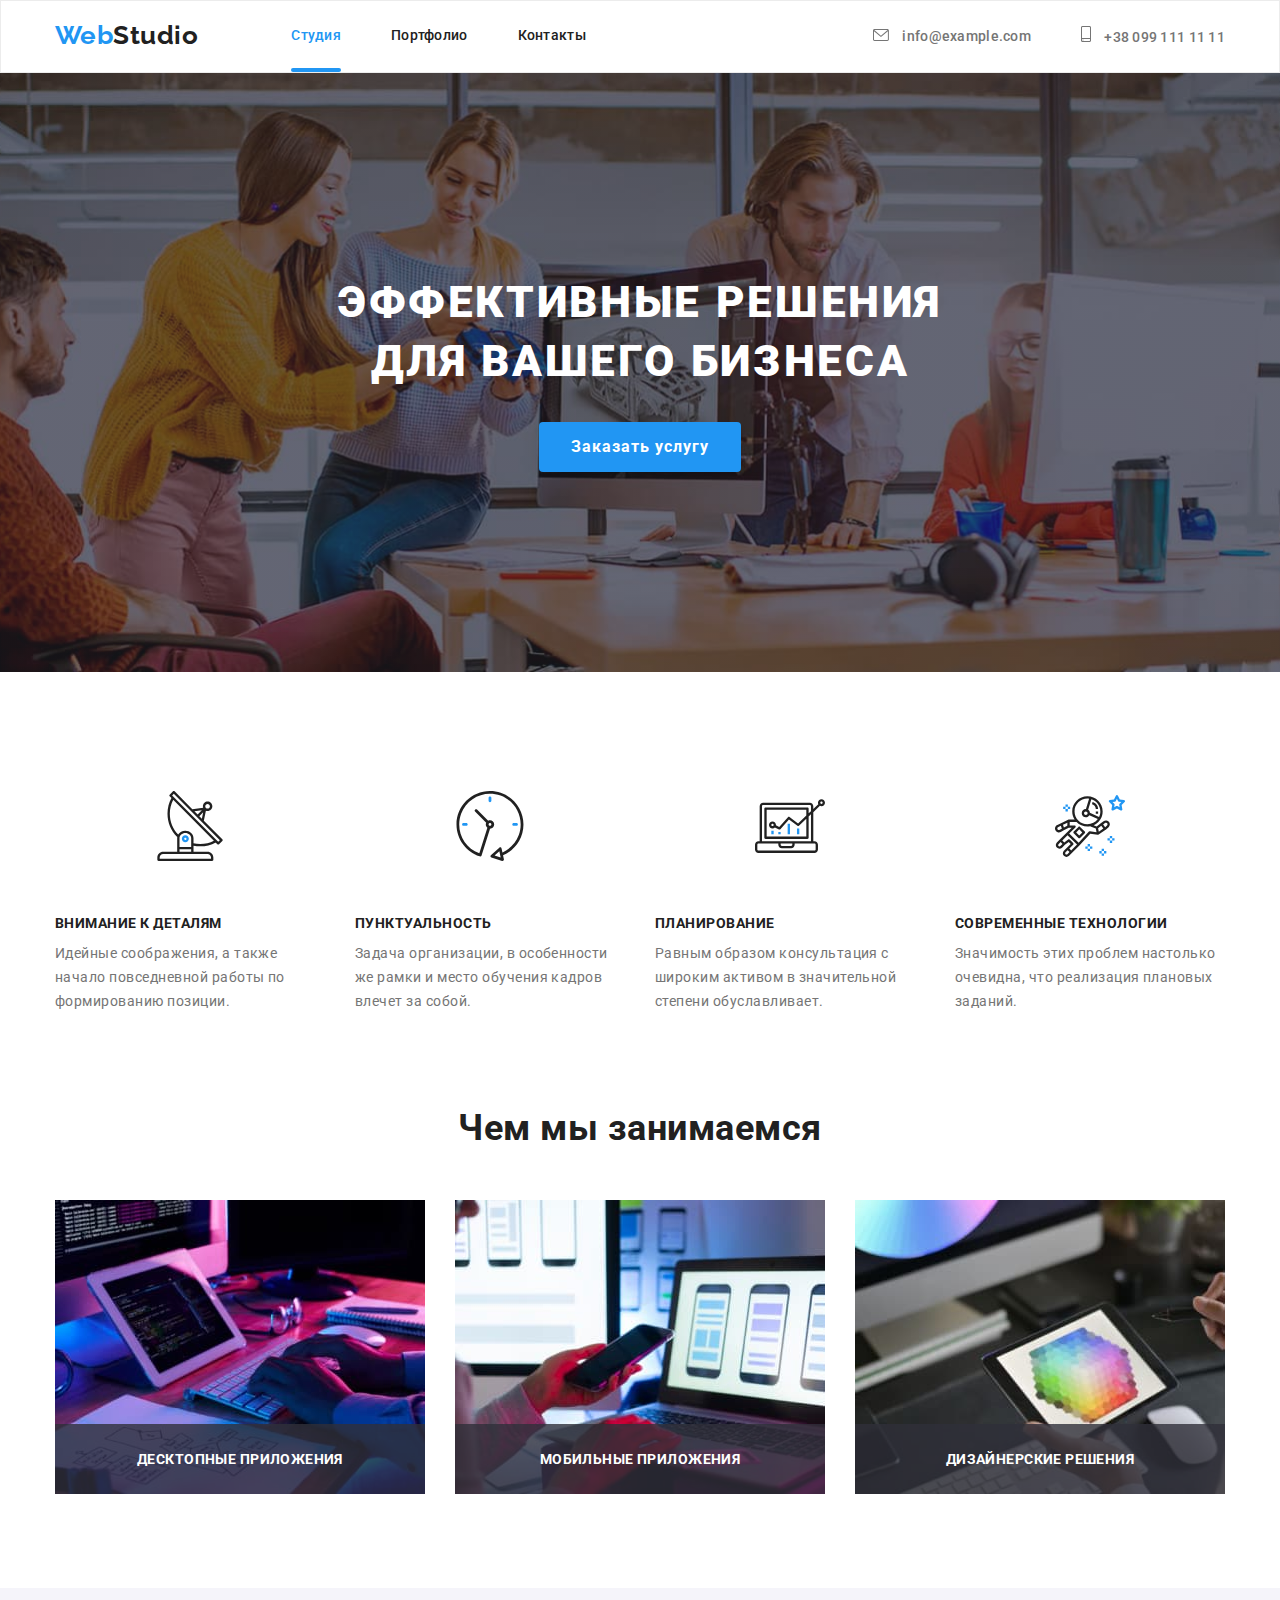
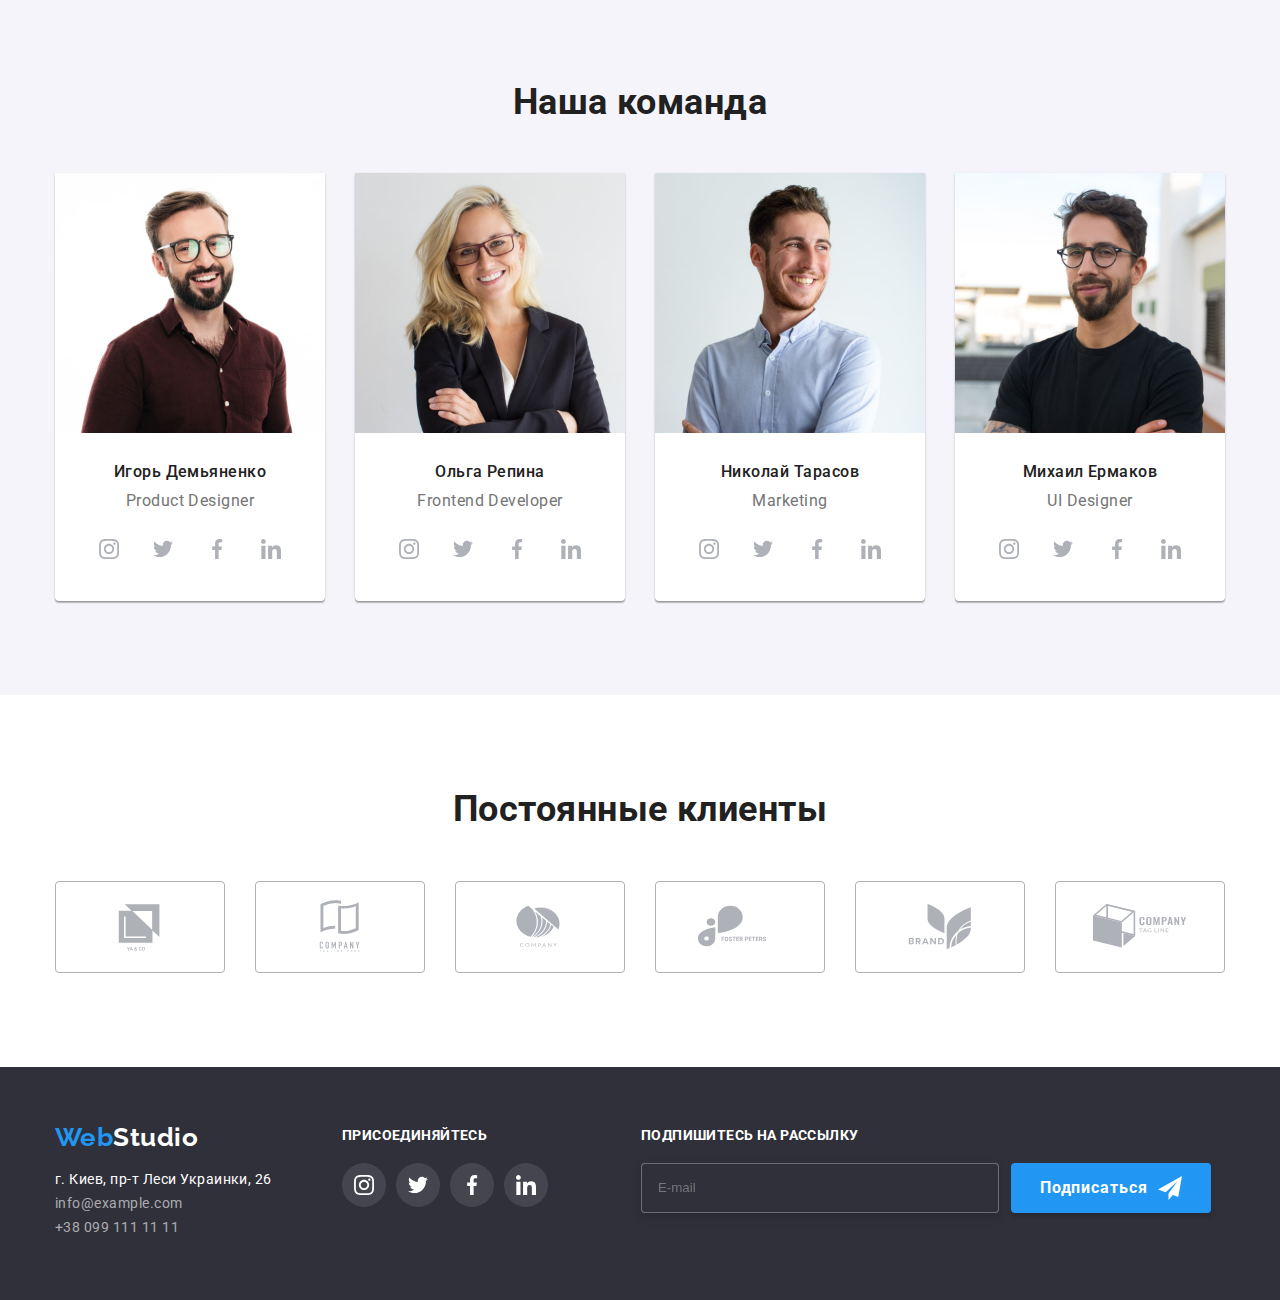
<file: index.html>
<!DOCTYPE html>
<html lang="ru">
<head>
    <meta charset="UTF-8">
    <meta http-equiv="X-UA-Compatible" content="IE=edge">
    <meta name="viewport" content="width=device-width, initial-scale=1.0">
    <title>Студия</title>
    <link rel="stylesheet" href="https://cdnjs.cloudflare.com/ajax/libs/modern-normalize/1.1.0/modern-normalize.min.css"
        integrity="sha512-wpPYUAdjBVSE4KJnH1VR1HeZfpl1ub8YT/NKx4PuQ5NmX2tKuGu6U/JRp5y+Y8XG2tV+wKQpNHVUX03MfMFn9Q=="
        crossorigin="anonymous" referrerpolicy="no-referrer" />
    <link rel="preconnect" href="https://fonts.googleapis.com">
    <link rel="preconnect" href="https://fonts.gstatic.com" crossorigin>
    <link href="https://fonts.googleapis.com/css2?family=Raleway:wght@700&family=Roboto:wght@400;500;700;900&display=swap" rel="stylesheet">
    <link rel="stylesheet" href="./css/reset.css">
    <link rel="stylesheet" href="./css/styles.css">
</head>
<body>
    <header class="header">
    <div class="container header-container">
        <nav class="header-nav">
            <a class="link header-logo" href="./index.html"><span lang="en" class="logo-blue">Web</span><span lang="en" class="logo-black">Studio</span></a>
            <ul class="list header-list">
                <li class="header-item"><a class="link header-link line-current" href="./index.html">Студия</a></li>
                <li class="header-item"><a class="link header-link" href="./portfolio.html">Портфолио</a></li>
                <li class="header-item"><a class="link header-link" href="#">Контакты</a></li>
            </ul>
        </nav> 
        <ul class="list header-mail-tel">  
            <li class="header-item">
                <a class="link header-mail" href="mailto:info@example.com">
                    <svg class="mail-icon">
                        <use href="./images/icons.svg#icon-envelope"></use>
                    </svg>
                    info@example.com
                </a>
            </li>
            <li class="header-item">
                <a class="link header-tel" href="tel:+380991111111">
                    <svg class="tel-icon">
                        <use href="./images/icons.svg#icon-smartphone"></use>
                    </svg>
                    +38 099 111 11 11
                </a>
            </li>
        </ul>
    </div>
    </header>
    <main class="main">
        <section class="hero">
            <div class="container hero-container">
            <h1 class="hero-title">Эффективные решения для вашего бизнеса</h1> 
            <button type="button" class="hero-btn cursor btn" data-modal-open>Заказать услугу</button>
        </div>
        </section>
        <section class="main-section-one section">
            <div class="container">
                <h2 class="hidden-title">Особенности</h2>
                <ul class="list main-list">
                    <li class="main-item">
                        <div class="main-icon">
                            <svg class="main-hang-icon">
                                <use href="./images/icons.svg#icon-antenna"></use>
                            </svg>
                        </div>
                        <h3 class="main-title">Внимание к деталям</h3>
                        <p class="main-title-about">Идейные соображения, а также начало повседневной работы по формированию позиции.</p>
                    </li>
                    <li class="main-item">
                        <div class="main-icon">
                            <svg class="main-hang-icon">
                                <use href="./images/icons.svg#icon-clock"></use>
                            </svg>
                        </div>
                        <h3 class="main-title">Пунктуальность</h3>
                        <p class="main-title-about">Задача организации, в особенности же рамки и место обучения кадров влечет за собой.</p>
                    </li>
                    <li class="main-item">
                        <div class="main-icon">
                            <svg class="main-hang-icon">
                                <use href="./images/icons.svg#icon-diagram"></use>
                            </svg>
                        </div>
                        <h3 class="main-title">Планирование</h3>
                        <p class="main-title-about">Равным образом консультация с широким активом в значительной степени обуславливает.</p>
                    </li>
                    <li class="main-item">
                        <div class="main-icon">
                            <svg class="main-hang-icon">
                                <use href="./images/icons.svg#icon-astronaut"></use>
                            </svg>
                        </div>
                        <h3 class="main-title">Современные технологии</h3>
                        <p class="main-title-about">Значимость этих проблем настолько очевидна, что реализация плановых заданий.</p>
                    </li>
                </ul>
            </div>
        </section>
        <section class="main-section-two section">
            <div class="container">
            <h2 class="main-title-section">Чем мы занимаемся</h2>
                <ul class="list list-two">
                    <li class="main-item-two">
                        <div class="main-img-app-wrap">
                        <img src="./images/we-doing1.jpg" alt=" приложения для компьютера" width="370" height="294" />
                        <h3 class="main-app">ДЕСКТОПНЫЕ ПРИЛОЖЕНИЯ</h3>
                        </div>
                    </li>
                    <li class="main-item-two">
                        <div class="main-img-app-wrap">
                        <img src="./images/we-doing2.jpg" alt="приложения для телефона" width="370" height="294" />
                        <h3 class="main-app">МОБИЛЬНЫЕ ПРИЛОЖЕНИЯ</h3>
                        </div>
                    </li>
                    <li class="main-item-two">
                        <div class="main-img-app-wrap">
                        <img src="./images/we-doing3.jpg" alt="дизайнерские решения" width="370" height="294" />
                        <h3 class="main-app">ДИЗАЙНЕРСКИЕ РЕШЕНИЯ</h3>
                        </div>
                </ul>
            </div>
        </section>
        <section id="team" class="main-section-team section">
            <div class="container">
            <h2 class="main-title-section">Наша команда</h2>
            <ul class="list list-team">
                <li class="main-team-item">
                    <img src="./images/demianenco.jpg" 
                    alt="Игорь Демьяненко"
                    width="270"
                    height="260"/>
                    <div class="info">
                        <h3 class="main-team-member">Игорь Демьяненко</h3>
                        <p lang="en" class="main-team-member-prof">Product Designer</p>
                        <ul class="team-social-list">
                            <li class="team-social-item">
                                <a href="" class="team-social-link">
                                    <svg class="team-social-icon">
                                        <use href="./images/icons.svg#icon-instagram" ></use>
                                    </svg>
                                </a>
                            </li>
                            <li class="team-social-item">
                                <a href="" class="team-social-link">
                                    <svg class="team-social-icon">
                                        <use href="./images/icons.svg#icon-twitter"></use>
                                    </svg>
                                </a>
                            </li>
                            <li class="team-social-item">
                                <a href="" class="team-social-link">
                                    <svg class="team-social-icon">
                                        <use href="./images/icons.svg#icon-facebook"></use>
                                    </svg>
                                </a>
                            </li>
                            <li class="team-social-item">
                                <a href="" class="team-social-link">
                                    <svg class="team-social-icon">
                                        <use href="./images/icons.svg#icon-linkedin"></use>
                                    </svg>
                                </a>
                            </li>
                        </ul>
                    </div>
                </li>
                <li class="main-team-item">
                    <img src="./images/repina.jpg" 
                    alt="Ольга Репина"
                    width="270"
                    height="260"/>
                    <div class="info">
                        <h3 class="main-team-member">Ольга Репина</h3>
                        <p lang="en" class="main-team-member-prof">Frontend Developer</p>
                        <ul class="team-social-list">
                            <li class="team-social-item">
                                <a href="" class="team-social-link">
                                    <svg class="team-social-icon">
                                        <use href="./images/icons.svg#icon-instagram"></use>
                                    </svg>
                                </a>
                            </li>
                            <li class="team-social-item">
                                <a href="" class="team-social-link">
                                    <svg class="team-social-icon">
                                        <use href="./images/icons.svg#icon-twitter"></use>
                                    </svg>
                                </a>
                            </li>
                            <li class="team-social-item">
                                <a href="" class="team-social-link">
                                    <svg class="team-social-icon">
                                        <use href="./images/icons.svg#icon-facebook"></use>
                                    </svg>
                                </a>
                            </li>
                            <li class="team-social-item">
                                <a href="" class="team-social-link">
                                    <svg class="team-social-icon">
                                        <use href="./images/icons.svg#icon-linkedin"></use>
                                    </svg>
                                </a>
                            </li>
                        </ul>
                    </div>
                </li>
                <li class="main-team-item">
                    <img src="./images/tarasov.jpg" 
                    alt="Николай Тарасов"
                    width="270"
                    height="260"/>
                    <div class="info">
                        <h3 class="main-team-member">Николай Тарасов</h3>
                        <p lang="en" class="main-team-member-prof">Marketing</p>
                        <ul class="team-social-list">
                            <li class="team-social-item">
                                <a href="" class="team-social-link">
                                    <svg class="team-social-icon">
                                        <use href="./images/icons.svg#icon-instagram"></use>
                                    </svg>
                                </a>
                            </li>
                            <li class="team-social-item">
                                <a href="" class="team-social-link">
                                    <svg class="team-social-icon">
                                        <use href="./images/icons.svg#icon-twitter"></use>
                                    </svg>
                                </a>
                            </li>
                            <li class="team-social-item">
                                <a href="" class="team-social-link">
                                    <svg class="team-social-icon">
                                        <use href="./images/icons.svg#icon-facebook"></use>
                                    </svg>
                                </a>
                            </li>
                            <li class="team-social-item">
                                <a href="" class="team-social-link">
                                    <svg class="team-social-icon">
                                        <use href="./images/icons.svg#icon-linkedin"></use>
                                    </svg>
                                </a>
                            </li>
                        </ul>
                    </div>
                </li>
                <li class="main-team-item">
                    <img src="./images/ermacov.jpg"
                    alt="Михаил Ермаков"
                    width="270"
                    height="260"/>
                    <div class="info">
                        <h3 class="main-team-member">Михаил Ермаков</h3>
                        <p lang="en" class="main-team-member-prof">UI Designer</p>
                        <ul class="team-social-list">
                            <li class="team-social-item">
                                <a href="" class="team-social-link">
                                    <svg class="team-social-icon">
                                        <use href="./images/icons.svg#icon-instagram"></use>
                                    </svg>
                                </a>
                            </li>
                            <li class="team-social-item">
                                <a href="" class="team-social-link">
                                    <svg class="team-social-icon">
                                        <use href="./images/icons.svg#icon-twitter"></use>
                                    </svg>
                                </a>
                            </li>
                            <li class="team-social-item">
                                <a href="" class="team-social-link">
                                    <svg class="team-social-icon">
                                        <use href="./images/icons.svg#icon-facebook"></use>
                                    </svg>
                                </a>
                            </li>
                            <li class="team-social-item">
                                <a href="" class="team-social-link">
                                    <svg class="team-social-icon">
                                        <use href="./images/icons.svg#icon-linkedin"></use>
                                    </svg>
                                </a>
                            </li>
                        </ul>
                    </div>
                </li>
            </ul>
        </div>
        </section>
        <section class="main-section-three section">
            <h2 class="main-title-section">Постоянные клиенты</h2>
            <div class="container">
                <ul class="main-three-list">
                    <li class="main-three-item">
                        <a href="" class="main-three-link">
                            <svg class="main-three-icon">
                                <use href="./images/icons.svg#icon-Logo-1"></use>
                            </svg>
                        </a>
                    </li>
                    <li class="main-three-item">
                        <a href="" class="main-three-link">
                            <svg class="main-three-icon">
                                <use href="./images/icons.svg#icon-Logo-2"></use>
                            </svg>
                        </a>
                    </li>
                    <li class="main-three-item">
                        <a href="" class="main-three-link">
                            <svg class="main-three-icon">
                                <use href="./images/icons.svg#icon-Logo-3"></use>
                            </svg>
                        </a>
                    </li>
                    <li class="main-three-item">
                        <a href="" class="main-three-link">
                            <svg class="main-three-icon">
                                <use href="./images/icons.svg#icon-Logo-4"></use>
                            </svg>
                        </a>
                    </li>
                    <li class="main-three-item">
                        <a href="" class="main-three-link">
                            <svg class="main-three-icon">
                                <use href="./images/icons.svg#icon-Logo-5"></use>
                            </svg>
                        </a>
                    </li>
                    <li class="main-three-item">
                        <a href="" class="main-three-link">
                            <svg class="main-three-icon">
                                <use href="./images/icons.svg#icon-Logo-6"></use>
                            </svg>
                        </a>
                    </li>
                </ul>
            </div>
        </section>
    </main>
    <footer class="footer">
    <div class="container">
        <div class="footer-connect">
            <section class="footer-adress">
                <a class="link footer-logo" href="./index.html"><span lang="en" class="logo-blue">Web</span><span lang="en" class="logo-white">Studio</span></a>
                    <address>
                        <ul class="list list-footer">
                            <li class="footer-item"><a class="link footer-link-map" href="https://goo.gl/maps/fVDd6QRFx6XTmZn19" 
                                target="_blank"
                                rel="noopener noreferer">
                                г. Киев, пр-т Леси Украинки, 26</a></li>
                            <li class="footer-item"><a class="link footer-link-mail" href="mailto:info@example.com">info@example.com</a></li>
                            <li class="footer-item"><a class="link footer-link-tel" href="tel:+380991111111">+38 099 111 11 11</a></li>
                        </ul>
                    </address>
            </section>
            <section>
                <h3 class="footer-title">ПРИСОЕДИНЯЙТЕСЬ</h3>
                <ul class="footer-social-list">
                    <li class="footer-social-item">
                        <a href="" class="footer-social-link">
                            <svg class="footer-social-icon">
                                <use href="./images/icons.svg#icon-instagram"></use>
                            </svg>
                        </a>
                    </li>
                    <li class="footer-social-item">
                        <a href="" class="footer-social-link">
                            <svg class="footer-social-icon">
                                <use href="./images/icons.svg#icon-twitter"></use>
                            </svg>
                        </a>
                    </li>
                    <li class="footer-social-item">
                        <a href="" class="footer-social-link">
                            <svg class="footer-social-icon">
                                <use href="./images/icons.svg#icon-facebook"></use>
                            </svg>
                        </a>
                    </li>
                    <li class="footer-social-item">
                        <a href="" class="footer-social-link">
                            <svg class="footer-social-icon">
                                <use href="./images/icons.svg#icon-linkedin"></use>
                            </svg>
                        </a>
                    </li>
                </ul>
            </section>
            <section>
                <form action="#">
                <h3 class="footer-title">ПОДПИШИТЕСЬ НА РАССЫЛКУ</h3>
                        <div class="footer-input-wrap">
                            <input type="email" class="footer-form-imput" name="email" placeholder="E-mail" required>
                            <button type="submit" class="footer-btn cursor btn">
                                Подписаться
                                <svg class="footer-send-icon">
                                    <use href="./images/icons.svg#icon-send"></use>
                                </svg>
                            </button>
                        </div>
                </form>
            </section>
        </div>
    </div>
    </footer>

    <div class="backdrop is-hidden" data-modal>
        <div class="modal">
            <button type="button" class="modal-close" data-modal-close>
                <svg class="modal-icon-close">
                    <use href="./images/icons.svg#icon-close"></use>
                </svg>
            </button>
            <p class="modal-title">Оставьте свои данные, мы вам перезвоним</p>
            <form action="#">
                <div>
                    <label for="user-name" class="modal-user">Имя</label>
                        <div class="input-wrap">
                            <input type="text" class="form-imput" name="user-name" id="user-name" placeholder="Иван Иванович" autofocus required>
                            <svg class="imput-icon">
                                <use href="./images/icons.svg#icon-person"></use>
                            </svg>
                        </div>
                </div>
                <div>
                    <label for="user-tel" class="modal-user">Телефон</label>
                    <div class="input-wrap">
                        <input type="tel" class="form-imput" name="user-tel" id="user-tel" placeholder="+380961111111" autofocus required>
                        <svg class="imput-icon">
                            <use href="./images/icons.svg#icon-phone"></use>
                        </svg>
                    </div>
                </div>
                <div>
                    <label for="user-email" class="modal-user">Почта</label>
                    <div class="input-wrap">
                        <input type="email" class="form-imput" name="user-email" id="user-email" placeholder="test@mail.com" autofocus required>
                        <svg class="imput-icon">
                            <use href="./images/icons.svg#icon-email"></use>
                        </svg>
                    </div>
                </div>
                <div>
                    <label for="comment" class="modal-textarea">Коментарий</label>
                    <textarea name="comment" 
                    id="comment" 
                    placeholder="Ведите текст"
                    class="form-imput comment"></textarea>
                </div>
                <div>
                    <input type="checkbox" 
                    name="policy"
                    id="policy"
                    class="policy-check hidden-title">
                    <label for="policy" class="text-checkbox">
                        <span>
                            <svg class="icon-check">
                                <use href="./images/icons.svg#icon-vcheck"></use>
                            </svg>
                        </span> 
                        Соглашаюсь с рассылкой и принимаю 
                        <a href="#" class="modal-link link"> Условия договора</a>
                    </label>
                </div>
                <button type="submit" class="modal-btn cursor btn">Отправить</button>
            </form>
        </div>
    </div>
    <script src="./js/modal.js"></script>
</body>
</html>
</file>
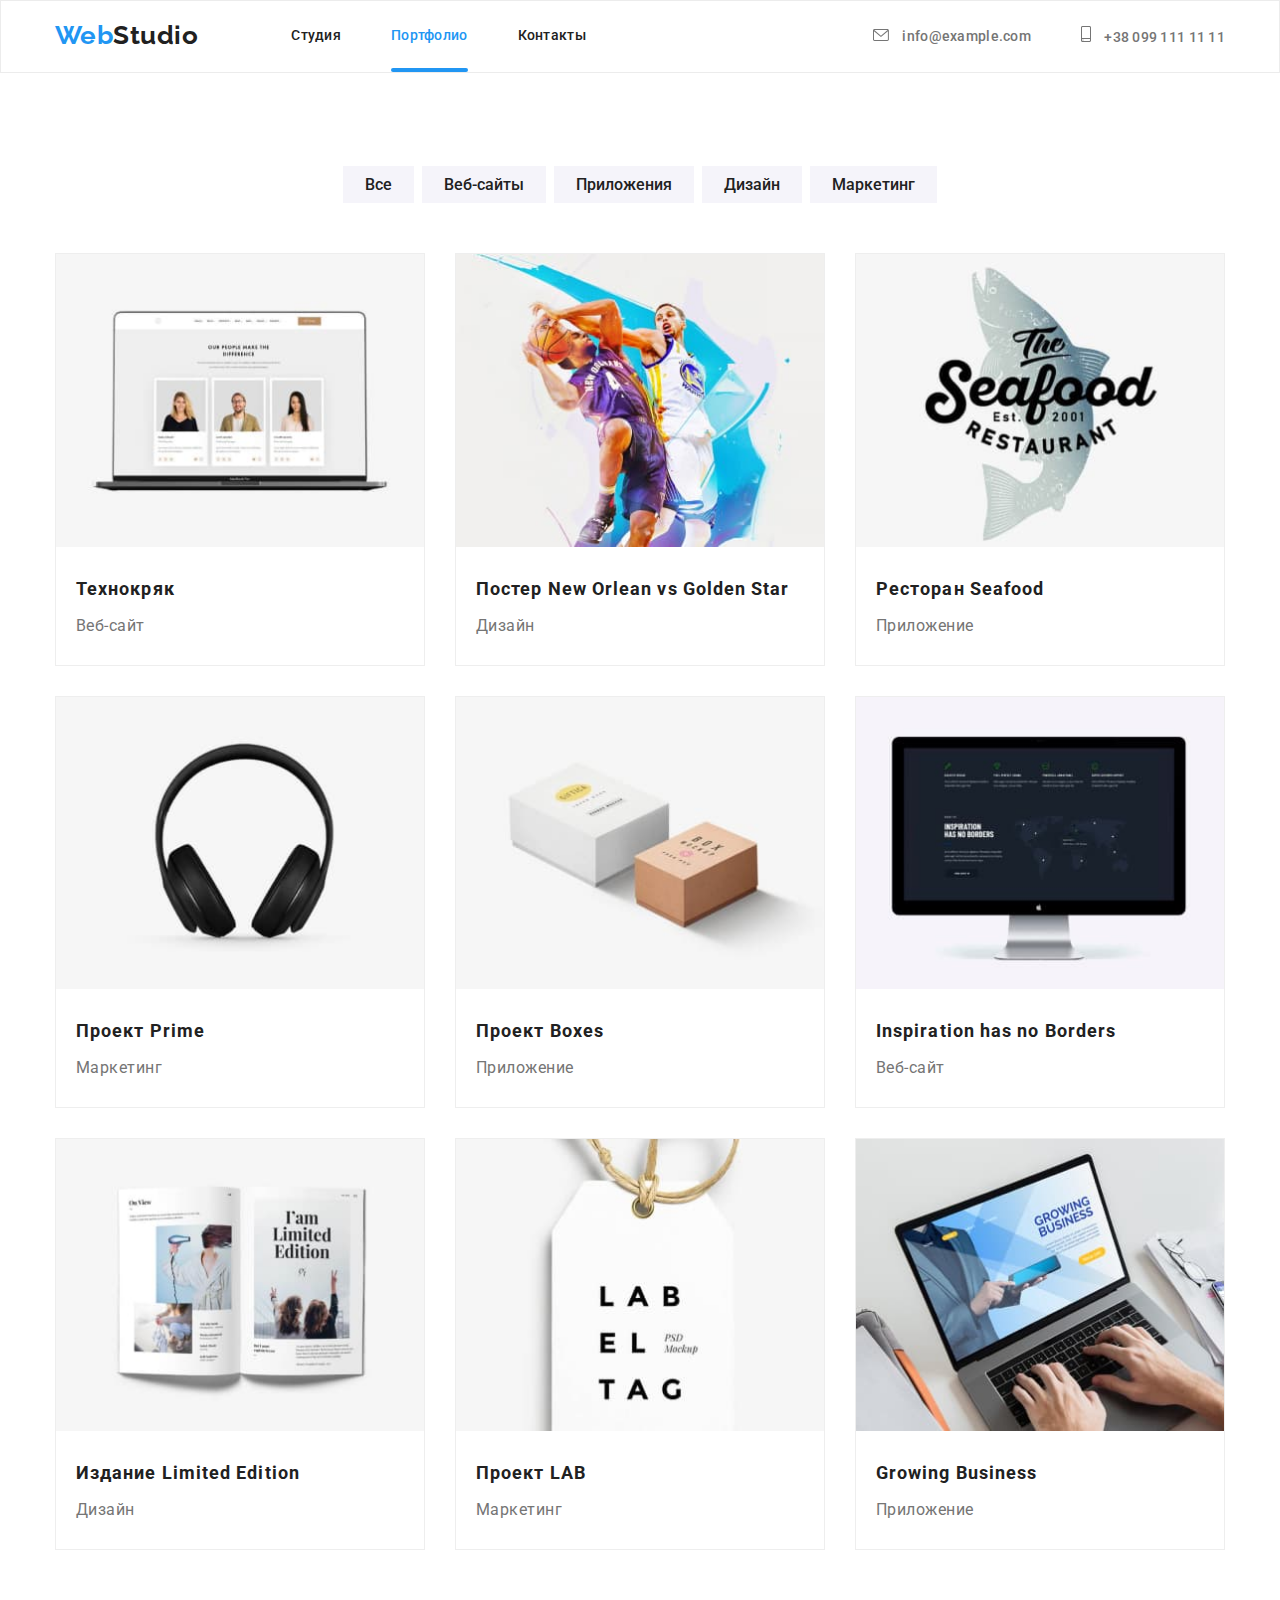
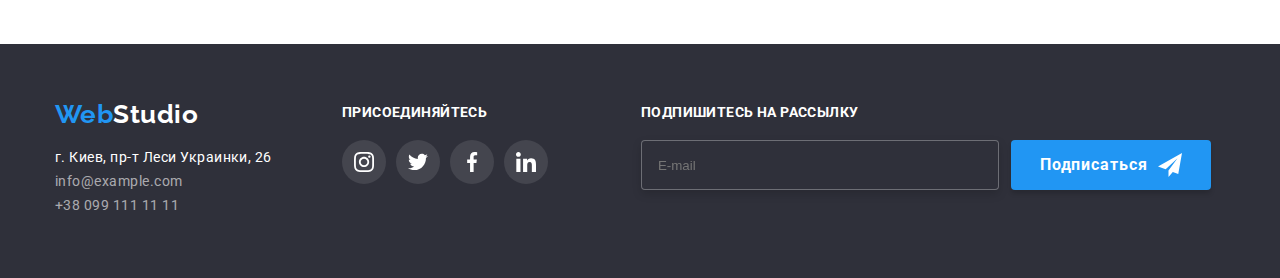
<file: portfolio.html>
<!DOCTYPE html>
<html lang="ru">
<head>
    <meta charset="UTF-8">
    <meta http-equiv="X-UA-Compatible" content="IE=edge">
    <meta name="viewport" content="width=device-width, initial-scale=1.0">
    <title>Портфолио</title>
    <link rel="stylesheet" href="https://cdnjs.cloudflare.com/ajax/libs/modern-normalize/1.1.0/modern-normalize.min.css"
        integrity="sha512-wpPYUAdjBVSE4KJnH1VR1HeZfpl1ub8YT/NKx4PuQ5NmX2tKuGu6U/JRp5y+Y8XG2tV+wKQpNHVUX03MfMFn9Q=="
        crossorigin="anonymous" referrerpolicy="no-referrer" />
    <link rel="preconnect" href="https://fonts.googleapis.com">
    <link rel="preconnect" href="https://fonts.gstatic.com" crossorigin>
    <link href="https://fonts.googleapis.com/css2?family=Raleway:wght@700&family=Roboto:wght@400;500;700;900&display=swap"
        rel="stylesheet">
    <link rel="stylesheet" href="./css/reset.css">
    <link rel="stylesheet" href="./css/styles.css">
</head>
<body>
    <header class="header">
        <div class="container header-container">
            <nav class="header-nav">
                <a class="link header-logo" href="./index.html"><span lang="en" class="logo-blue">Web</span><span lang="en"
                        class="logo-black">Studio</span></a>
                <ul class="list header-list">
                    <li class="header-item"><a class="link header-link" href="./index.html">Студия</a></li>
                    <li class="header-item"><a class="link header-link line-current" href="./portfolio.html">Портфолио</a></li>
                    <li class="header-item"><a class="link header-link" href="#">Контакты</a></li>
                </ul>
            </nav>
            <ul class="list header-mail-tel">
                <li class="header-item">
                    <a class="link header-mail" href="mailto:info@example.com">
                        <svg class="mail-icon">
                            <use href="./images/icons.svg#icon-envelope"></use>
                        </svg>
                        info@example.com
                    </a>
                </li>
                <li class="header-item">
                    <a class="link header-tel" href="tel:+380991111111">
                        <svg class="tel-icon">
                            <use href="./images/icons.svg#icon-smartphone"></use>
                        </svg>
                        +38 099 111 11 11
                    </a>
                </li>
            </ul>
        </div>
    </header>
    <main class="main">
        <section class="main-section-nav section">
            <div class="container">
            <h2 class="hidden-title">Навигация сайта</h2>
            <ul class="list main-list-nav">
                <li class="main-item-nav"><button type="button" class="main-btn cursor">Все</button></li>
                <li class="main-item-nav"><button type="button" class="main-btn cursor">Веб-сайты</button></li>
                <li class="main-item-nav"><button type="button" class="main-btn cursor">Приложения</button></li>
                <li class="main-item-nav"><button type="button" class="main-btn cursor">Дизайн</button></li>
                <li class="main-item-nav"><button type="button" class="main-btn cursor">Маркетинг</button></li>
            </ul>
            </div>
        </section>
        <section class="main-section-project section">
            <div class="container">
                <h2 class="hidden-title">Проекты</h2>
                <ul class="list main-list-projects">
                    <li class="main-item-project"><a href="#" class="link main-link">
                        <div class="img-project-wrap">
                        <img src="./images/project1.jpg" alt="Технокряк">
                        <p class="img-text">Технокряк это современная площадка распространения коронавируса. Компании используют эту платформу для цифрового
                        шпионажа и атак на защищённые сервера конкурентов.</p>
                        </div>
                        <div class="project-info">
                            <h3 class="main-project-title">Технокряк</h3>
                            <p class="main-project">Веб-сайт</p></a>
                        </div>
                    </li>
                    <li class="main-item-project"><a href="#" class="link main-link">
                        <div class="img-project-wrap">
                            <img src="./images/project2.jpg" alt="Постер Новый Орлеан и Золотая Звезда">
                            <p class="img-text">Lorem ipsum dolor sit amet consectetur adipisicing elit. Voluptas quam eius facere commodi at culpa,
                                ipsum doloribus illo nostrum nihil animi maiores blanditiis adipisci, reiciendis sunt nulla molestiae dolorem dolor
                                a eos sequi! Perferendis, corrupti repellendus soluta praesentium commodi voluptate illo? Repudiandae ex veritatis
                                nam, et tenetur asperiores magni natus velit ullam doloremque itaque hic consequuntur reiciendis modi, assumenda
                                vitae dolor quasi optio voluptatibus tempora ad maiores. Facere quos cupiditate in porro illo rerum nesciunt iste
                                atque. Impedit, quaerat odio?</p>
                        </div>
                        <div class="project-info">
                            <h3 class="main-project-title">Постер <span lang="en">New Orlean vs Golden Star</span></h3>
                            <p class="main-project">Дизайн</p></a>
                        </div>
                    </li>
                    <li class="main-item-project"><a href="#" class="link main-link">
                        <div class="img-project-wrap">
                            <img src="./images/project3.jpg" alt="Логотип ресторана Seafood">
                            <p class="img-text">Lorem ipsum dolor sit amet consectetur adipisicing elit. Voluptas quam eius facere commodi at culpa,
                                ipsum doloribus illo nostrum nihil animi maiores blanditiis adipisci, reiciendis sunt nulla molestiae dolorem dolor
                                a eos sequi! Perferendis, corrupti repellendus soluta praesentium commodi voluptate illo? Repudiandae ex veritatis
                                nam, et tenetur asperiores magni natus velit ullam doloremque itaque hic consequuntur reiciendis modi, assumenda
                                vitae dolor quasi optio voluptatibus tempora ad maiores. Facere quos cupiditate in porro illo rerum nesciunt iste
                                atque. Impedit, quaerat odio?</p>
                        </div>
                        <div class="project-info">
                            <h3 class="main-project-title">Ресторан <span lang="en"> Seafood</span></h3>
                            <p class="main-project">Приложение</p></a>
                        </div>
                    </li>
                    <li class="main-item-project"><a href="#" class="link main-link">
                        <div class="img-project-wrap">
                            <img src="./images/project4.jpg" alt="Наушники">
                            <p class="img-text">Lorem ipsum dolor sit amet consectetur adipisicing elit. Voluptas quam eius facere commodi at culpa,
                                ipsum doloribus illo nostrum nihil animi maiores blanditiis adipisci, reiciendis sunt nulla molestiae dolorem dolor
                                a eos sequi! Perferendis, corrupti repellendus soluta praesentium commodi voluptate illo? Repudiandae ex veritatis
                                nam, et tenetur asperiores magni natus velit ullam doloremque itaque hic consequuntur reiciendis modi, assumenda
                                vitae dolor quasi optio voluptatibus tempora ad maiores. Facere quos cupiditate in porro illo rerum nesciunt iste
                                atque. Impedit, quaerat odio?</p>
                        </div>
                        <div class="project-info">
                            <h3 class="main-project-title">Проект <span lang="en">Prime</span></h3>
                            <p class="main-project">Маркетинг</p></a>
                        </div>
                    </li>
                    <li class="main-item-project"><a href="#" class="link main-link">
                        <div class="img-project-wrap">
                            <img src="./images/project5.jpg" alt="Две коробки">
                            <p class="img-text">Lorem ipsum dolor sit amet consectetur adipisicing elit. Voluptas quam eius facere commodi at culpa,
                                ipsum doloribus illo nostrum nihil animi maiores blanditiis adipisci, reiciendis sunt nulla molestiae dolorem dolor
                                a eos sequi! Perferendis, corrupti repellendus soluta praesentium commodi voluptate illo? Repudiandae ex veritatis
                                nam, et tenetur asperiores magni natus velit ullam doloremque itaque hic consequuntur reiciendis modi, assumenda
                                vitae dolor quasi optio voluptatibus tempora ad maiores. Facere quos cupiditate in porro illo rerum nesciunt iste
                                atque. Impedit, quaerat odio?</p>
                        </div>
                        <div class="project-info">
                            <h3 class="main-project-title">Проект <span lang="en">Boxes</span></h3>
                            <p class="main-project">Приложение</p></a>
                        </div>
                    </li>
                    <li class="main-item-project"><a href="#" class="link main-link">
                        <div class="img-project-wrap">
                            <img src="./images/project6.jpg" alt="Монитор">
                            <p class="img-text">Lorem ipsum dolor sit amet consectetur adipisicing elit. Voluptas quam eius facere commodi at culpa,
                                ipsum doloribus illo nostrum nihil animi maiores blanditiis adipisci, reiciendis sunt nulla molestiae dolorem dolor
                                a eos sequi! Perferendis, corrupti repellendus soluta praesentium commodi voluptate illo? Repudiandae ex veritatis
                                nam, et tenetur asperiores magni natus velit ullam doloremque itaque hic consequuntur reiciendis modi, assumenda
                                vitae dolor quasi optio voluptatibus tempora ad maiores. Facere quos cupiditate in porro illo rerum nesciunt iste
                                atque. Impedit, quaerat odio?</p>
                        </div>
                        <div class="project-info">
                            <h3 class="main-project-title"><span lang="en">Inspiration has no Borders</span></h3>
                            <p class="main-project">Веб-сайт</p></a>
                        </div>
                    </li>
                    <li class="main-item-project"><a href="#" class="link main-link">
                        <div class="img-project-wrap">
                            <img src="./images/project7.jpg" alt="Дизайн журнала">
                            <p class="img-text">Lorem ipsum dolor sit amet consectetur adipisicing elit. Voluptas quam eius facere commodi at culpa,
                                ipsum doloribus illo nostrum nihil animi maiores blanditiis adipisci, reiciendis sunt nulla molestiae dolorem dolor
                                a eos sequi! Perferendis, corrupti repellendus soluta praesentium commodi voluptate illo? Repudiandae ex veritatis
                                nam, et tenetur asperiores magni natus velit ullam doloremque itaque hic consequuntur reiciendis modi, assumenda
                                vitae dolor quasi optio voluptatibus tempora ad maiores. Facere quos cupiditate in porro illo rerum nesciunt iste
                                atque. Impedit, quaerat odio?</p>
                        </div>
                        <div class="project-info">
                            <h3 class="main-project-title">Издание <span lang="en">Limited Edition</span></h3>
                            <p class="main-project">Дизайн</p></a>
                        </div>
                    </li>
                    <li class="main-item-project"><a href="#" class="link main-link">
                        <div class="img-project-wrap">
                            <img src="./images/project8.jpg" alt="Проект">
                            <p class="img-text">Lorem ipsum dolor sit amet consectetur adipisicing elit. Voluptas quam eius facere commodi at culpa,
                                ipsum doloribus illo nostrum nihil animi maiores blanditiis adipisci, reiciendis sunt nulla molestiae dolorem dolor
                                a eos sequi! Perferendis, corrupti repellendus soluta praesentium commodi voluptate illo? Repudiandae ex veritatis
                                nam, et tenetur asperiores magni natus velit ullam doloremque itaque hic consequuntur reiciendis modi, assumenda
                                vitae dolor quasi optio voluptatibus tempora ad maiores. Facere quos cupiditate in porro illo rerum nesciunt iste
                                atque. Impedit, quaerat odio?</p>
                        </div>
                        <div class="project-info">
                            <h3 class="main-project-title">Проект <span lang="en">LAB</span></h3>
                            <p class="main-project">Маркетинг</p></a>
                        </div>
                    </li>
                    <li class="main-item-project"><a href="#" class="link main-link">
                        <div class="img-project-wrap">
                            <img src="./images/project9.jpg" alt="Приложение в ПК">
                            <p class="img-text">Lorem ipsum dolor sit amet consectetur adipisicing elit. Voluptas quam eius facere commodi at culpa,
                                ipsum doloribus illo nostrum nihil animi maiores blanditiis adipisci, reiciendis sunt nulla molestiae dolorem dolor
                                a eos sequi! Perferendis, corrupti repellendus soluta praesentium commodi voluptate illo? Repudiandae ex veritatis
                                nam, et tenetur asperiores magni natus velit ullam doloremque itaque hic consequuntur reiciendis modi, assumenda
                                vitae dolor quasi optio voluptatibus tempora ad maiores. Facere quos cupiditate in porro illo rerum nesciunt iste
                                atque. Impedit, quaerat odio?</p>
                        </div>
                        <div class="project-info">
                            <h3 class="main-project-title"><span lang="en">Growing Business</span></h3>
                            <p class="main-project">Приложение</p></a>
                        </div>
                    </li>
                </ul>
            </div>
    </section>
    </main>
    <footer class="footer">
        <div class="container">
            <div class="footer-connect">
                <section class="footer-adress">
                    <a class="link footer-logo" href="./index.html"><span lang="en" class="logo-blue">Web</span><span
                            lang="en" class="logo-white">Studio</span></a>
                    <address>
                        <ul class="list list-footer">
                            <li class="footer-item"><a class="link footer-link-map"
                                    href="https://goo.gl/maps/fVDd6QRFx6XTmZn19" target="_blank" rel="noopener noreferer">
                                    г. Киев, пр-т Леси Украинки, 26</a></li>
                            <li class="footer-item"><a class="link footer-link-mail"
                                    href="mailto:info@example.com">info@example.com</a></li>
                            <li class="footer-item"><a class="link footer-link-tel" href="tel:+380991111111">+38 099 111 11
                                    11</a></li>
                        </ul>
                    </address>
                </section>
                <section>
                    <h3 class="footer-title">ПРИСОЕДИНЯЙТЕСЬ</h3>
                    <ul class="footer-social-list">
                        <li class="footer-social-item">
                            <a href="" class="footer-social-link">
                                <svg class="footer-social-icon">
                                    <use href="./images/icons.svg#icon-instagram"></use>
                                </svg>
                            </a>
                        </li>
                        <li class="footer-social-item">
                            <a href="" class="footer-social-link">
                                <svg class="footer-social-icon">
                                    <use href="./images/icons.svg#icon-twitter"></use>
                                </svg>
                            </a>
                        </li>
                        <li class="footer-social-item">
                            <a href="" class="footer-social-link">
                                <svg class="footer-social-icon">
                                    <use href="./images/icons.svg#icon-facebook"></use>
                                </svg>
                            </a>
                        </li>
                        <li class="footer-social-item">
                            <a href="" class="footer-social-link">
                                <svg class="footer-social-icon">
                                    <use href="./images/icons.svg#icon-linkedin"></use>
                                </svg>
                            </a>
                        </li>
                    </ul>
                </section>
                <section>
                    <form action="#">
                        <h3 class="footer-title">ПОДПИШИТЕСЬ НА РАССЫЛКУ</h3>
                        <div class="footer-input-wrap">
                            <input type="email" class="footer-form-imput" name="email" placeholder="E-mail" required>
                            <button type="submit" class="footer-btn cursor btn">
                                Подписаться
                                <svg class="footer-send-icon">
                                    <use href="./images/icons.svg#icon-send"></use>
                                </svg>
                            </button>
                        </div>
                    </form>
                </section>
            </div>
        </div>
    </footer>
</body>
</html>
</file>
<file: css/styles.css>
:root {
  --header-color: #ffffff;
  --footer-color: #2f303a;
  --accent-color: #2196f3;
  --title-color: #212121;
  --text-color: #757575;
  --btn-color: #2196f3;
  --btn-active: #188ce8;
  --btn-background: #f5f4fa;
  --icon-social-logo: #afb1b8;

  --gap: 30px;
}

@keyframes modal {
  0% {
    background-color: #bbdcf693;
  }
  100% {
    background-color: var(--header-color);
  }
}

body {
  font-family: Roboto, sans-serif;
  background: var(--header-color);
  letter-spacing: 0.03em;
}

.hidden-title {
  width: 1px;
  height: 1px;
  overflow: hidden;
  padding: 0;
  margin: -1px;
}
.container {
  width: 1200px;
  padding-left: 15px;
  padding-right: 15px;
  margin: 0 auto;
}
.list {
  list-style: none;
}
.link {
  text-decoration: none;
}
.cursor {
  cursor: pointer;
}
.section {
  padding: 94px 0;
}
.main-title-section {
  font-weight: 700;
  font-size: 36px;
  line-height: 1.16;
  text-align: center;
  color: var(--title-color);
  margin-bottom: 50px;
}
.btn {
  font-family: inherit;
  font-weight: 700;
  font-size: 16px;
  line-height: 1.87;
  align-items: center;
  text-align: center;
  letter-spacing: 0.06em;
  color: var(--header-color);

  background-color: var(--btn-color);
  box-shadow: 0px 4px 4px rgba(0, 0, 0, 0.15);
  border-radius: 4px;

  transition: background 250ms cubic-bezier(0.4, 0, 0.2, 1);
}

.btn:hover,
.btn:focus {
  background: var(--btn-active);
}
/* -----header----- */

.header {
  background: var(--header-color);
  border: 1px solid #ececec;
}
.header-container {
  display: flex;
  align-items: center;
  justify-content: space-between;
}
.header-nav {
  display: flex;
  justify-content: center;
}
.header-logo {
  display: flex;
  justify-content: center;
  margin-right: 93px;
  padding-top: 24px;
  padding-bottom: 25px;
}
.header-logo,
.footer-logo {
  font-family: Raleway, sans-serif;
  font-weight: 700;
  font-size: 26px;
  line-height: 0.83;
}
.logo-blue {
  color: var(--accent-color);
}
.logo-black {
  color: var(--title-color);
}
.header-list {
  display: flex;
  justify-content: center;
}
.header-item {
  margin-right: 50px;
  padding-top: 24px;
  padding-bottom: 25px;
}
.header-item:last-child {
  margin-right: 0;
}
.header-link {
  font-weight: 500;
  font-size: 14px;
  line-height: 1.14;
  letter-spacing: 0.02em;
  color: var(--title-color);

  padding: 32px 0;

  transition: color 250ms cubic-bezier(0.4, 0, 0.2, 1);
}
.header-link:hover,
.header-link:focus {
  color: var(--accent-color);
}
.line-current {
  position: relative;
  color: var(--accent-color);
}
.line-current::after {
  position: absolute;
  left: 0;
  bottom: 3px;
  content: '';
  width: 100%;
  height: 4px;
  background: var(--accent-color);
  border-radius: 2px;
}
.header-mail-tel {
  display: flex;
  justify-content: center;
}
.header-mail,
.header-tel {
  font-weight: 500;
  font-size: 14px;
  line-height: 1.14;
  letter-spacing: 0.02em;
  color: var(--text-color);

  transition: color 250ms cubic-bezier(0.4, 0, 0.2, 1);
}
.header-mail:hover,
.header-mail:focus,
.header-tel:hover,
.header-tel:focus {
  color: var(--accent-color);
}
.mail-icon {
  width: 16px;
  height: 12px;
  margin-right: 10px;
  fill: currentColor;

  transition: color 250ms cubic-bezier(0.4, 0, 0.2, 1);
}
.tel-icon {
  width: 10px;
  height: 16px;
  margin-right: 10px;
  fill: currentColor;

  transition: color 250ms cubic-bezier(0.4, 0, 0.2, 1);
}
.header-mail:hover .mail-icon,
.header-mail:focus .mail-icon,
.header-tel:hover .tel-icon,
.header-tel:focus .tel-icon {
  color: var(--accent-color);
}

/* -----main------ */

.hero-container {
  max-width: 1600px;
  padding: 200px 0;
}
.hero {
  background-color: #2f303a;
  text-align: center;

  background-image: linear-gradient(rgba(47, 48, 58, 0.4), rgba(47, 48, 58, 0.4)),
    url(../images/hero-img.jpg);
  background-repeat: no-repeat;
  background-position: center;
  background-size: cover;
}
.hero-title {
  font-weight: 900;
  font-size: 44px;
  line-height: 1.36;
  letter-spacing: 0.06em;
  text-transform: uppercase;
  color: var(--header-color);

  margin: 0 auto;
  max-width: 650px;
  text-align: center;
  margin-bottom: var(--gap);
}
.hero-btn {
  padding: 10px 32px;
}

/* section 1 */
.main-section-one {
  padding-bottom: 0;
}
.main-list {
  display: flex;
  margin-top: calc(-1 * var(--gap));
  margin-left: calc(-1 * var(--gap));
}

.main-item {
  flex-basis: calc(100% / 4 - var(--gap));
  margin-top: var(--gap);
  margin-left: var(--gap);
}
.main-icon {
  width: 270px;
  height: 120px;
  display: flex;
  justify-content: center;
  align-items: center;

  margin-bottom: var(--gap);
}
.main-hang-icon {
  width: 70px;
  height: 70px;
}
.main-title {
  font-weight: 700;
  font-size: 14px;
  line-height: 1.14;
  text-transform: uppercase;
  color: var(--title-color);

  margin-right: 10px;
  margin-bottom: 10px;
}
.main-title-about {
  font-size: 14px;
  line-height: 1.71;
  color: var(--text-color);
}

/* section 2 */
.list-two {
  display: flex;
  flex-wrap: wrap;
  margin-top: calc(-1 * var(--gap));
  margin-left: calc(-1 * var(--gap));
}

.main-item-two {
  flex-basis: calc(100% / 3 - var(--gap));
  margin-top: var(--gap);
  margin-left: var(--gap);
}

.main-img-app-wrap {
  position: relative;
}
.main-app {
  position: absolute;
  bottom: 0;
  width: 370px;
  height: 70px;

  display: flex;
  justify-content: center;
  align-items: center;

  font-size: 14px;
  line-height: 16px;
  text-align: center;
  letter-spacing: 0.03em;
  color: var(--header-color);

  background: rgba(47, 48, 58, 0.8);
}
/* section team */
.main-section-team {
  background: #f5f4fa;
}
.list-team {
  display: flex;
  flex-wrap: wrap;
  margin-top: calc(-1 * var(--gap));
  margin-left: calc(-1 * var(--gap));
}
.main-team-item {
  background: var(--header-color);

  flex-basis: calc(100% / 4 - var(--gap));
  margin-top: var(--gap);
  margin-left: var(--gap);

  width: 270px;
  left: 515px;
  top: 1635px;
  box-shadow: 0px 1px 3px rgba(0, 0, 0, 0.12), 0px 1px 1px rgba(0, 0, 0, 0.14),
    0px 2px 1px rgba(0, 0, 0, 0.2);
  border-radius: 0px 0px 4px 4px;
}
.main-team-member {
  font-weight: 500;
  font-size: 16px;
  line-height: 1.18;
  text-align: center;
  color: var(--title-color);

  padding-bottom: 10px;
}
.main-team-member-prof {
  font-size: 16px;
  line-height: 1.18;
  text-align: center;
  color: var(--text-color);

  margin-bottom: 16px;
}
.info {
  padding: var(--gap) 0;
}
.team-social-list {
  display: flex;
  justify-content: center;
}
.team-social-item + .team-social-item {
  margin-left: 10px;
}
.team-social-link {
  width: 44px;
  height: 44px;
  background-color: inherit;
  border-radius: 50%;
  display: flex;
  justify-content: center;
  align-items: center;
  color: var(--icon-social-logo);

  transition: background-color 250ms cubic-bezier(0.4, 0, 0.2, 1),
    color 250ms cubic-bezier(0.4, 0, 0.2, 1);
}
.team-social-icon {
  width: 20px;
  height: 20px;
  fill: currentColor;
}
.team-social-link:hover,
.team-social-link:focus {
  background-color: var(--accent-color);
  color: var(--header-color);
}

/* section 3 */
.main-three-list {
  display: flex;
  justify-content: center;

  margin-top: calc(-1 * var(--gap));
  margin-left: calc(-1 * var(--gap));
}
.main-three-item {
  flex-basis: calc(100% / 6 - var(--gap));
  margin-top: var(--gap);
  margin-left: var(--gap);
}
.main-three-link {
  width: 170px;
  height: 92px;
  background-color: inherit;
  border: 1px solid #afb1b8;
  border-radius: 4px;
  display: flex;
  justify-content: center;
  align-items: center;
  color: var(--icon-social-logo);

  transition: color 250ms cubic-bezier(0.4, 0, 0.2, 1),
    border-color 250ms cubic-bezier(0.4, 0, 0.2, 1);
}
.main-three-link:hover,
.main-three-link:focus {
  color: var(--accent-color);
  border-color: var(--accent-color);
}
.main-three-icon {
  width: 106px;
  height: 60px;

  fill: currentColor;
}

/* !------maine portfolio-----! */

/* section nav */
.main-section-nav {
  padding-bottom: 50px;
}
.main-list-nav {
  display: flex;
  justify-content: center;
}
.main-item-nav {
  margin-right: 8px;
}
.main-item-nav:last-child {
  margin-right: 0;
}
.main-btn {
  background: var(--btn-background);
  font-family: inherit;
  font-weight: 500;
  font-size: 16px;
  line-height: 1.62;
  text-align: center;
  color: var(--title-color);

  padding: 6px 22px;

  transition: background 250ms cubic-bezier(0.4, 0, 0.2, 1),
    color 250ms cubic-bezier(0.4, 0, 0.2, 1);
}
.main-btn:hover,
.main-btn:focus {
  background: var(--btn-color);
  color: var(--header-color);

  box-shadow: 0px 3px 1px rgba(0, 0, 0, 0.1), 0px 1px 2px rgba(0, 0, 0, 0.08),
    0px 2px 2px rgba(0, 0, 0, 0.12);
  border-radius: 4px;
}

/*  section project */
.main-section-project {
  padding-top: 0;
}
.main-list-projects {
  display: flex;
  flex-wrap: wrap;
  justify-content: center;
  margin-top: calc(-1 * var(--gap));
  margin-left: calc(-1 * var(--gap));
}
.main-item-project {
  border: 1px solid #eeeeee;
  box-sizing: border-box;

  flex-basis: calc(100% / 3 - var(--gap));
  margin-top: var(--gap);
  margin-left: var(--gap);
}
.main-item-project:hover,
.main-item-project:focus {
  background: #ffffff;
  border: 1px solid #eeeeee;
  box-shadow: 0px 1px 1px rgba(0, 0, 0, 0.12), 0px 4px 4px rgba(0, 0, 0, 0.06),
    1px 4px 6px rgba(0, 0, 0, 0.16);
}
.main-item-project:hover .img-text {
  transform: translateY(0);
}
.img-project-wrap {
  position: relative;
  overflow: hidden;
}
.img-text {
  position: absolute;
  top: 0;
  left: 0;

  width: 100%;
  height: 100%;

  font-size: 18px;
  line-height: 1.56;
  letter-spacing: 0.03em;

  color: var(--header-color);
  background-color: rgba(33, 150, 243, 0.9);

  padding: 63px 24px;

  transform: translateY(101%);
  transition: transform 250ms cubic-bezier(0.4, 0, 0.2, 1);
  overflow: auto;
}
.img-text::-webkit-scrollbar {
  width: 5px;
}
.img-text::-webkit-scrollbar-track {
  box-shadow: inset 0 0 6px rgba(0, 0, 0, 0.3);
}
.img-text::-webkit-scrollbar-thumb {
  background-color: #bbdcf693;
  outline: 1px solid var(--header-color);
  border-radius: 5px;
}
.main-project-title {
  font-weight: 700;
  font-size: 18px;
  line-height: 2;
  letter-spacing: 0.06em;
  color: var(--title-color);

  padding-bottom: 4px;
}
.main-project {
  font-size: 16px;
  line-height: 1.87;
  color: var(--text-color);
}
.project-info {
  padding: 24px 20px;
}

/* -----footer------ */

.footer {
  background: var(--footer-color);
  padding-top: 60px;
  padding-bottom: 60px;
}
.footer-connect {
  display: flex;
}
.footer-adress {
  margin-right: 70px;
}
.footer-logo {
  margin-bottom: 20px;
  display: block;
}
.logo-white {
  color: var(--header-color);
}
.footer-item {
  font-style: normal;
}
.footer-link-map {
  font-size: 14px;
  line-height: 1.71;
  color: var(--header-color);
  transition: color 250ms cubic-bezier(0.4, 0, 0.2, 1);
}
.footer-link-mail,
.footer-link-tel {
  font-size: 14px;
  line-height: 1.71;
  color: rgba(255, 255, 255, 0.6);
  transition: color 250ms cubic-bezier(0.4, 0, 0.2, 1);
}
.footer-link-map:hover,
.footer-link-mail:hover,
.footer-link-tel:hover,
.footer-link-map:focus,
.footer-link-mail:focus,
.footer-link-tel:focus {
  color: var(--accent-color);
}

/* footer social link */
.footer-title {
  font-size: 14px;
  line-height: 16px;
  letter-spacing: 0.03em;
  color: var(--header-color);

  margin-bottom: 20px;
}
.footer-social-list {
  display: flex;
  margin-right: 93px;
}
.footer-social-link {
  width: 44px;
  height: 44px;
  background-color: inherit;
  border-radius: 50%;
  display: flex;
  justify-content: center;
  align-items: center;
  color: var(--header-color);
  background: rgba(255, 255, 255, 0.1);
  transition: color 250ms cubic-bezier(0.4, 0, 0.2, 1),
    background-color 250ms cubic-bezier(0.4, 0, 0.2, 1);
}
.footer-social-icon {
  width: 20px;
  height: 20px;
  fill: currentColor;
}
.footer-social-link:hover,
.footer-social-link:focus {
  background-color: var(--accent-color);
  color: var(--header-color);
}
.footer-social-item + .footer-social-item {
  margin-left: 10px;
}
.footer-input-wrap {
  display: inline-flex;
}
.footer-form-imput {
  width: 358px;
  height: 50px;
  background: var(--footer-color);
  border: 1px solid rgba(255, 255, 255, 0.3);
  box-sizing: border-box;
  filter: drop-shadow(0px 4px 4px rgba(0, 0, 0, 0.15));
  border-radius: 4px;

  margin-right: 12px;
  padding-left: 16px;

  transition: border-color 250ms cubic-bezier(0.4, 0, 0.2, 1);
}
.footer-form-imput:focus {
  border-color: var(--accent-color);
}
.footer-btn {
  display: flex;
  justify-content: center;
  width: 200px;
  height: 50px;
}
.footer-send-icon {
  width: 24px;
  height: 24px;
  margin-left: 10px;
}
/* !---------modal--------!*/

.backdrop {
  position: fixed;
  top: 0;
  width: 100%;
  height: 100%;

  transition: opacity 1000ms, visibility 1000ms;

  background-color: rgba(0, 0, 0, 0.2);
}
.backdrop.is-hidden .modal {
  transform: scale(0.1) rotate(180deg);
  animation-name: modal;
  animation-duration: 5000ms;
}
.modal {
  position: absolute;

  top: 50%;
  left: 50%;

  transform: translate(-50%, -50%) scale(1);
  transition: transform 1000ms;

  width: 528px;
  min-height: 581px;
  background-color: var(--header-color);
  box-shadow: 0px 1px 3px rgba(0, 0, 0, 0.12), 0px 1px 1px rgba(0, 0, 0, 0.14),
    0px 2px 1px rgba(0, 0, 0, 0.2);
  border-radius: 4px;

  padding: 40px;
}
.modal-close {
  position: absolute;
  top: 8px;
  right: 8px;

  width: 30px;
  height: 30px;
  border-radius: 50%;
  background: var(--header-color);
  border: 1px solid rgba(0, 0, 0, 0.1);
  display: flex;
  justify-content: center;
  align-items: center;

  transition: fill 250ms cubic-bezier(0.4, 0, 0.2, 1);
}
.modal-close:focus,
.modal-close:hover {
  fill: var(--accent-color);
}
.modal-icon-close {
  width: 11px;
  height: 11px;
}
.is-hidden {
  opacity: 0;
  pointer-events: none;
  visibility: hidden;
}
.modal-title {
  font-weight: 700;
  font-size: 20px;
  line-height: 1.15;
  text-align: center;
  letter-spacing: 0.03em;

  color: #212121;

  margin-bottom: 12px;
}
.modal-user,
.modal-textarea {
  font-size: 12px;
  line-height: 1.16;
  letter-spacing: 0.01em;

  color: var(--text-color);

  margin-bottom: 4px;
}
.input-wrap {
  position: relative;
}
.form-imput {
  width: 100%;
  height: 40px;

  border: 1px solid rgba(33, 33, 33, 0.2);
  box-sizing: border-box;
  border-radius: 4px;

  margin-bottom: 10px;
  padding-left: 42px;

  transition: border-color 250ms cubic-bezier(0.4, 0, 0.2, 1);
}
.form-imput::placeholder {
  color: rgba(117, 117, 117, 0.5);
}
.form-imput:focus {
  border-color: var(--accent-color);
}
.form-imput:focus + .imput-icon {
  fill: var(--accent-color);
}
.imput-icon {
  position: absolute;
  left: 12px;
  top: 11px;

  width: 18px;
  height: 18px;

  transition: fill 250ms cubic-bezier(0.4, 0, 0.2, 1);
}
.comment {
  height: 120px;
  padding: 12px 16px;
  margin-bottom: 20px;
}
.text-checkbox {
  font-size: 14px;
  line-height: 1.71;
  letter-spacing: 0.03em;

  color: var(--text-color);

  display: flex;
  align-content: space-around;
  justify-content: space-evenly;
  align-items: center;
  margin-bottom: 30px;
}

.text-checkbox span {
  width: 16px;
  height: 15px;

  border: 2px solid var(--title-color);
  border-radius: 2px;
  display: flex;
  align-items: center;
  justify-content: center;
}
.icon-check {
  width: 16px;
  height: 15px;
  fill: transparent;
  transition: fill 250ms cubic-bezier(0.4, 0, 0.2, 1);
}
.policy-check:checked + .text-checkbox span {
  border: none;
  background-color: var(--accent-color);
}
.policy-check:checked + .text-checkbox .icon-check {
  fill: var(--header-color);
}

.modal-link {
  font-size: 14px;
  line-height: 1.71;
  letter-spacing: 0.03em;
  text-decoration-line: underline;

  color: #2196f3;
}
.modal-btn {
  padding: 10px 56px;

  display: block;
  margin: 0 auto;

  transition: box-shadow 250ms cubic-bezier(0.4, 0, 0.2, 1);
}
.modal-btn:hover,
.modal-btn:focus {
  box-shadow: 0px 1px 3px rgba(0, 0, 0, 0.12), 0px 1px 1px rgba(0, 0, 0, 0.14),
    0px 2px 1px rgba(0, 0, 0, 0.2);
}
</file>
